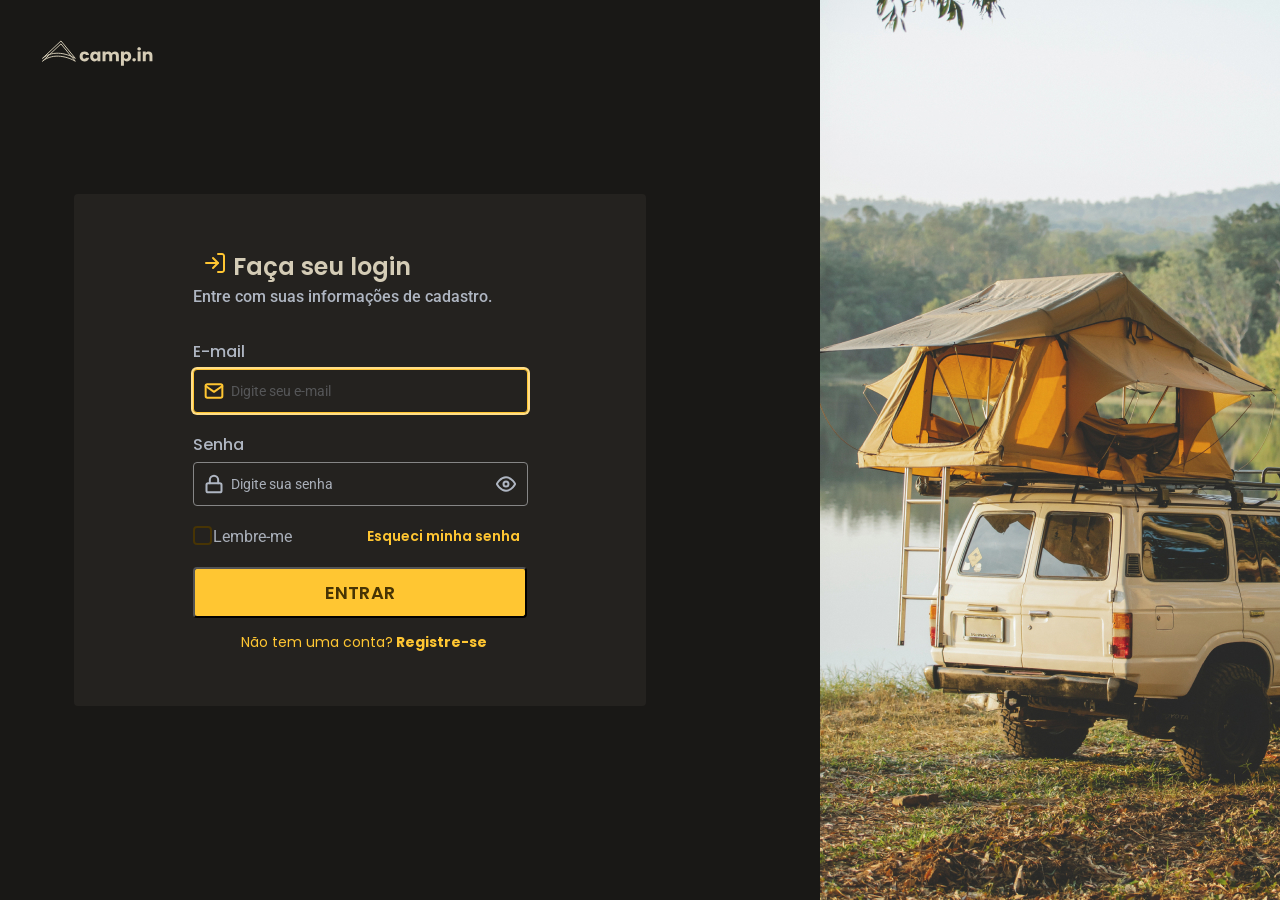
<file: index.html>
<!DOCTYPE html>
<html lang="en">
  <head>
    <meta charset="UTF-8" />
    <meta http-equiv="X-UA-Compatible" content="IE=edge" />
    <meta name="viewport" content="width=device-width, initial-scale=1.0" />
    <title>Camp.in</title>
    <link rel="stylesheet" href="style.css" />
    <link rel="preconnect" href="https://fonts.googleapis.com" />
    <link rel="preconnect" href="https://fonts.gstatic.com" crossorigin />
    <link
      href="https://fonts.googleapis.com/css2?family=League+Spartan:wght@400;500;700&family=Poppins:wght@400;500;600&family=Roboto:wght@400;500&display=swap"
      rel="stylesheet"
    />
  </head>
  <body>
    <img id="logo" src="images/logo.svg" alt="" />

    <form action="">
      <header id="header">
        <h1>
          <img class="login" src="./images/log-in.svg" />
          Faça seu login
        </h1>
        <p>Entre com suas informações de cadastro.</p>
      </header>

      <div class="email-area">
        <label class="label-email " for="email">E-mail</label>
        <input class="email" type="email" placeholder="Digite seu e-mail" />
      </div>

   <div class="senha-area">
      <label class="label-senha" for="senha">Senha</label>
      <img class="eye" src="./images/eye.svg" alt="">
      <input class="input-password" type="password" placeholder="Digite sua senha"/>
    </div>

    
    <label class="container-label">Lembre-me
      <input class="check-box" type="checkbox">
      <span class="checkmark"></span>
      <a href="/pages/lostpassword.html" target="_blank">Esqueci minha senha</a>
    </label>

    <button>
      <h3>ENTRAR</h3>
    </button>
    <label class="assign" for="registre-se">Não tem uma conta?<strong> Registre-se</strong></label>
    </form>
  
    <img class="right-side-img" src="./images/side-image.jpg" alt="">
 
  </body>
</html>
</file>
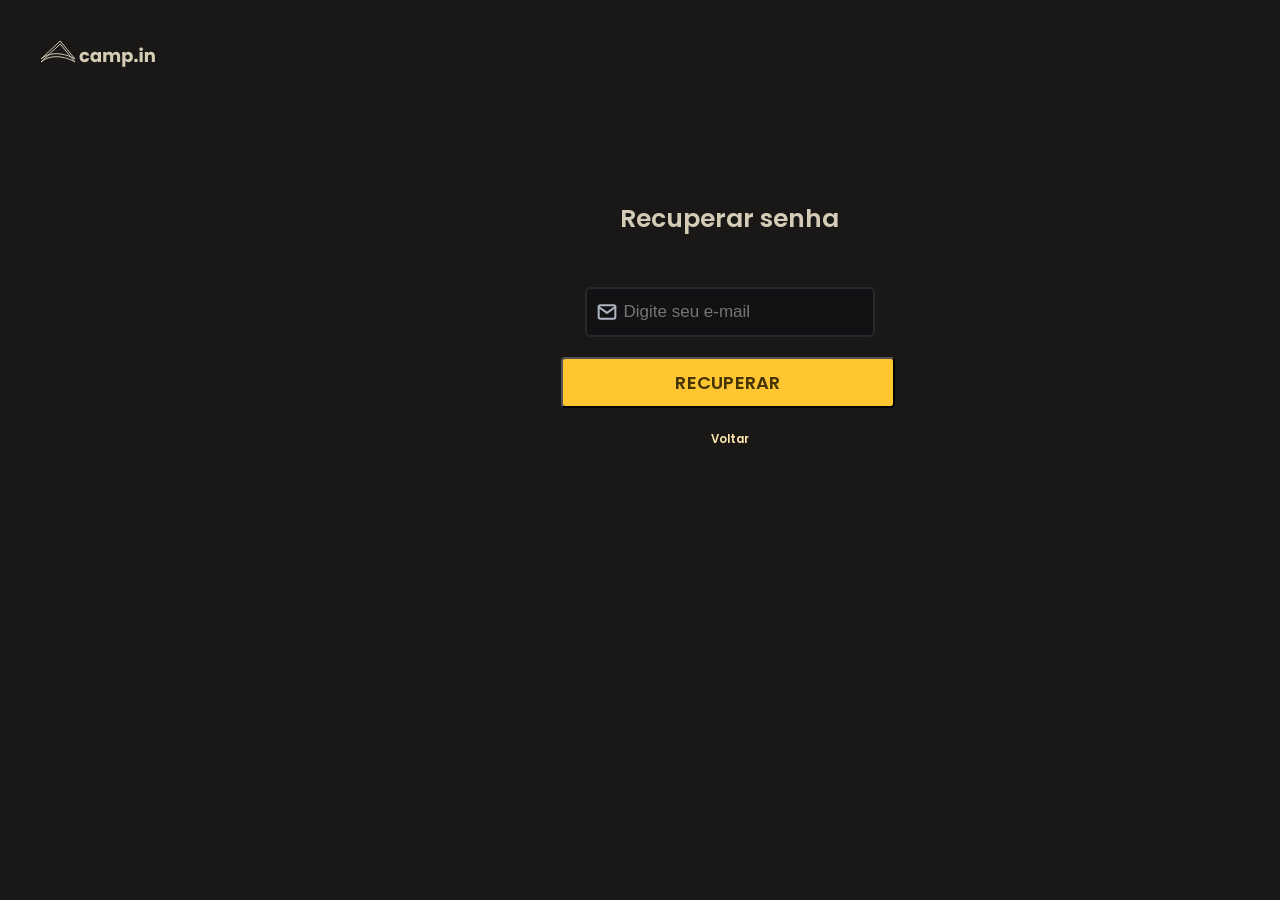
<file: pages/lostpassword.html>
<!DOCTYPE html>
<html lang="pt-br">
<head>
  <meta charset="UTF-8">
  <meta http-equiv="X-UA-Compatible" content="IE=edge">
  <meta name="viewport" content="width=device-width, initial-scale=1.0">
  <title>Recuperar senha | Camp.in</title>
  <link rel="stylesheet" href="style.css">
  <link rel="preconnect" href="https://fonts.googleapis.com">
  <link rel="preconnect" href="https://fonts.gstatic.com" crossorigin>
  <link href="https://fonts.googleapis.com/css2?family=Poppins:wght@600&family=Roboto&display=swap" rel="stylesheet">
</head>
<body>
  <div class="logo">
    <img src="/images/logo.svg" alt="">
  </div>
  <div class="lost-psw">
  <h1>Recuperar senha</h1>
<form action="">
  <input class="email-icon" type="email" placeholder="Digite seu e-mail" >
  <button type="submit">
    <h2>RECUPERAR</h2> 
  </button>
<a href="../index.html"><small>Voltar</small></a>
</form>


</div>
  
</body>
</html>
</file>
<file: style.css>
* {
  margin: 0;
  padding: 0;
}

:root {
  --text-base: #afb6c2;
  --text-title: #d4ccb6;
  --background: #191816;
  --form-background: #24221f;
  --primary-color: #ffc632;
}

body {
  width: auto;
  height: auto;
 

  background: #191816;
}

#logo {
  position: absolute;
  width: 115px;
  height: 28px;
  left: 40px;
  top: 40px;
}

form {
  position: absolute;
  width: 572px;
  height: 512px;
  left: 74px;
  top: 194px;

  background: #24221f;
  border-radius: 4px;
}

#header {
  width: 334px;
  height: 64px;
  left: 193px;
  top: 249px;

  margin-top: 55px;
  margin-bottom: 27px;
  margin-left: 119px;
  margin-right: 119px;
}

#header .login {
  width: 24px;
  height: 24px;
  left: 193px;
  top: 255px;
}

#header h1 {
  font-family: 'Poppins';
  font-style: normal;
  font-weight: 600;
  font-size: 24px;
  line-height: 36px;
  /* identical to box height */

  color: #d4ccb6;
  margin-left: 10px;
}

#header p {
  font-family: 'Roboto';
  font-style: normal;
  font-weight: 500;
  font-size: 16px;
  line-height: 24px;
  /* or 150% */

  color: #afb6c2;
}

form .email-area {
  width: 335px;
  height: 73px;
  left: 193px;
  top: 340px;
}

.label-email {
  font-family: 'Poppins';
  font-style: normal;
  font-weight: 500;
  font-size: 16px;
  line-height: 24px;
  /* identical to box height */

  margin-left: 119px;
  margin-bottom: 5px;
  color: #afb6c2;
}

input.email {
  box-sizing: border-box;

  padding-left: 37px;
  width: 335px;
  height: 44px;
  left: 193px;
  top: 369px;

  border: 1px solid #ffc632;
  box-shadow: 0px 0px 0px 2px #ffde88;
  border-radius: 4px;

  background-color: var(--form-background);
  color: var(--text-base);

  background-image: url(/images/mail-focus.svg);
  background-repeat: no-repeat;
  background-position: 10px;
  color: var(--text-base);
  margin-left: 119px;
  margin-top: 5px;

}

input.email::placeholder {
  font-family: 'Roboto';
  font-style: normal;
  font-weight: 400;
  font-size: 14px;
  line-height: 16px;

  color: #a9afb9;
  position: relative;
  opacity: 0.37;
}

label.label-senha {
  position: absolute;
  font-family: 'Poppins';
  font-style: normal;
  font-weight: 500;
  font-size: 16px;
  line-height: 24px;
  /* identical to box height */

  color: #afb6c2;

  margin-left: 119px;
  margin-top: 20px;
}

input.input-password {
  box-sizing: border-box;
position: static;
padding-left: 37px;
  width: 335px;
  height: 44px;
  left: 193px;
  top: 462px;


  border: 1px solid #868686;
  border-radius: 4px;

  margin-top: 49px;
  margin-left: 119px;

  color: var(--text-base);
  background: url(/images/lock.svg);
  background-repeat: no-repeat;
  background-position: 10px;
  background-color: var(--form-background);
}

input.input-password:hover{
  background: url(/images/lock-focus.svg);
  background-repeat: no-repeat;
  background-position: 10px;

  
}

input.input-password::placeholder{
  
  font-family: 'Roboto';
  font-style: normal;
  font-weight: 400;
  font-size: 14px;
  
  line-height: 16px;
  
  color: #A9AFB9;

  
}

div.senha-area img {
  width: 20px;
  height: 20px;

  margin-left: 422px;
  margin-top: 61px;

  position: absolute;
}


label.container-label{
  position: relative;
  display: flex;
  font-family: 'Roboto';
  font-style: normal;
  font-weight: 400;
  font-size: 16px;
  line-height: 19px;
  /* identical to box height */
  
  
  color: #A9AFB9;
  
  margin-top: 20px;
  margin-left: 119px;
}



.container-label{
  display: block;
  position: relative;
  padding-left: 20px;
  font-family: 'Roboto';
  font-style: normal;
  font-weight: 400;
  font-size: 16px;
  line-height: 19px;
  /* identical to box height */
  
  text-align: center;
  align-items: center;
  color: #A9AFB9;
  
}

.container-label input{
  position: absolute;
  opacity: 0;
  height: 0;
  width: 0;

}

.checkmark{
  position: absolute;
  top: 0;
  left: 0;
  height: 15px;
  width: 15px;
  background-color: var(--form-background);
  border: 2px solid #473404; 
  border-radius: 4px;
}
.container-label input:checked ~ .checkmark{
background: #FFC632;;
}

.checkmark::after{
  display: none;
  content: '';
  position: absolute;

}

.container-label .checkmark::after{
 
 left: 4px;
 top: 0px;
 width: 5px;
 height: 9px;
 transform: rotate(45deg);
 border-right: 3px solid #fff;
 border-bottom: 3px solid #fff;


}

.container-label input:checked ~ .checkmark::after{
  display: block;
}

a {

width: 153px;
height: 21px;
left: 374px;
top: 525px;

font-family: 'Poppins';
font-style: normal;
font-weight: 600;
font-size: 14px;
line-height: 21px;
/* identical to box height */


color: #FFC632;
text-decoration: none;

margin-left:75px ;

}

a:hover{
  color: var(--text-base);
}

button{
  display: flex;
flex-direction: row;
justify-content: center;
align-items: center;
padding: 12px 24px;
gap: 10px;

width: 334px;
height: 51px;
left: 193px;
top: 566px;

background: #FFC632;
border-radius: 4px;

margin-left: 119px;
margin-top: 20px;
margin-bottom: 14px;
}

button:hover{
  background-color: #fff;
}

button h3{
  font-family: 'Poppins';
font-style: normal;
font-weight: 600;
font-size: 18px;
line-height: 27px;


letter-spacing: 0.015em;
text-transform: uppercase;

color: #473404;


flex: none;
order: 0;
flex-grow: 0;

}

label.assign{

  width: 235px;
  height: 21px;
  left: 241px;
  top: 631px;
  
  font-family: 'Poppins';
  font-style: normal;
  font-weight: 400;
  font-size: 14px;
  line-height: 21px;
  /* identical to box height */
  
  
  color: #FFC632;

  margin-top: 14px;
  margin-left: 167px;
}

label.assign:hover{
  color: #fff;
}

img.right-side-img{
  position: absolute;
  width: auto;
  height: auto;
  left: 820px;
  top: 0px;

}
</file>
<file: pages/style.css>
* {
  margin: 0;
  padding: 0;
  outline: 0px;
  box-sizing: border-box;
}

body {
  position: relative;
  width: 1440px;
  height: 900px;

  background: #191816;
}

.logo {
  position: absolute;
  width: 115px;
  height: 28px;
  left: 40px;
  top: 40px;
}

.lost-psw {
  position: absolute;
  align-items: center;
  text-align: center;
  justify-content: center;
  width: 469px;
  height: 356px;
  left: 495px;
  top: 201px;
  background: #191816;
  align-items: center;

  display: block;
}

h1 {
  text-align: center;

  font-family: 'Poppins';
  font-style: normal;
  font-weight: 600;
  font-size: 25px;
  line-height: 36px;

  color: #d4ccb6;

  border-bottom: 30px;
}

input {
  position: a;
  justify-content: center;
  outline: 0px;
  background: rgb(18, 18, 20);
  border: 2px solid rgb(40, 39, 44);
  border-radius: 5px;
  height: 50px;
  padding: 15px 37px;
  color: rgb(255, 255, 255);
  font-size: 17px;

  transition: border 0.2s ease 0s;
  background-image: url(/images/mail.svg);
  background-repeat: no-repeat;
  background-position: 10px;
  margin-top: 50px;
}

button {
  display: flex;
  flex-direction: row;
  justify-content: center;
  align-items: center;
  padding: 12px 24px;
  gap: 10px;

  width: 334px;
  height: 51px;
  left: 554px;
  top: 406px;

  background: #ffc632;
  border-radius: 4px;
  margin-top: 20px;
  margin-bottom: 20px;

  margin-left: 66px;
  text-transform: uppercase;
}

button h2{
  font-family: 'Poppins';
font-style: normal;
font-weight: 600;
font-size: 18px;
line-height: 27px;
/* identical to box height */

letter-spacing: 0.015em;
text-transform: uppercase;

color: #473404;

flex: none;
order: 0;
flex-grow: 0;
}

button:hover{
  background: #ffd56c;
}

a{
text-decoration: none;
font-family: 'Poppins';
font-style: normal;
font-weight: 600;
font-size: 14px;
line-height: 21px;
/* identical to box height */


color: #ffe8ad;
}
</file>
